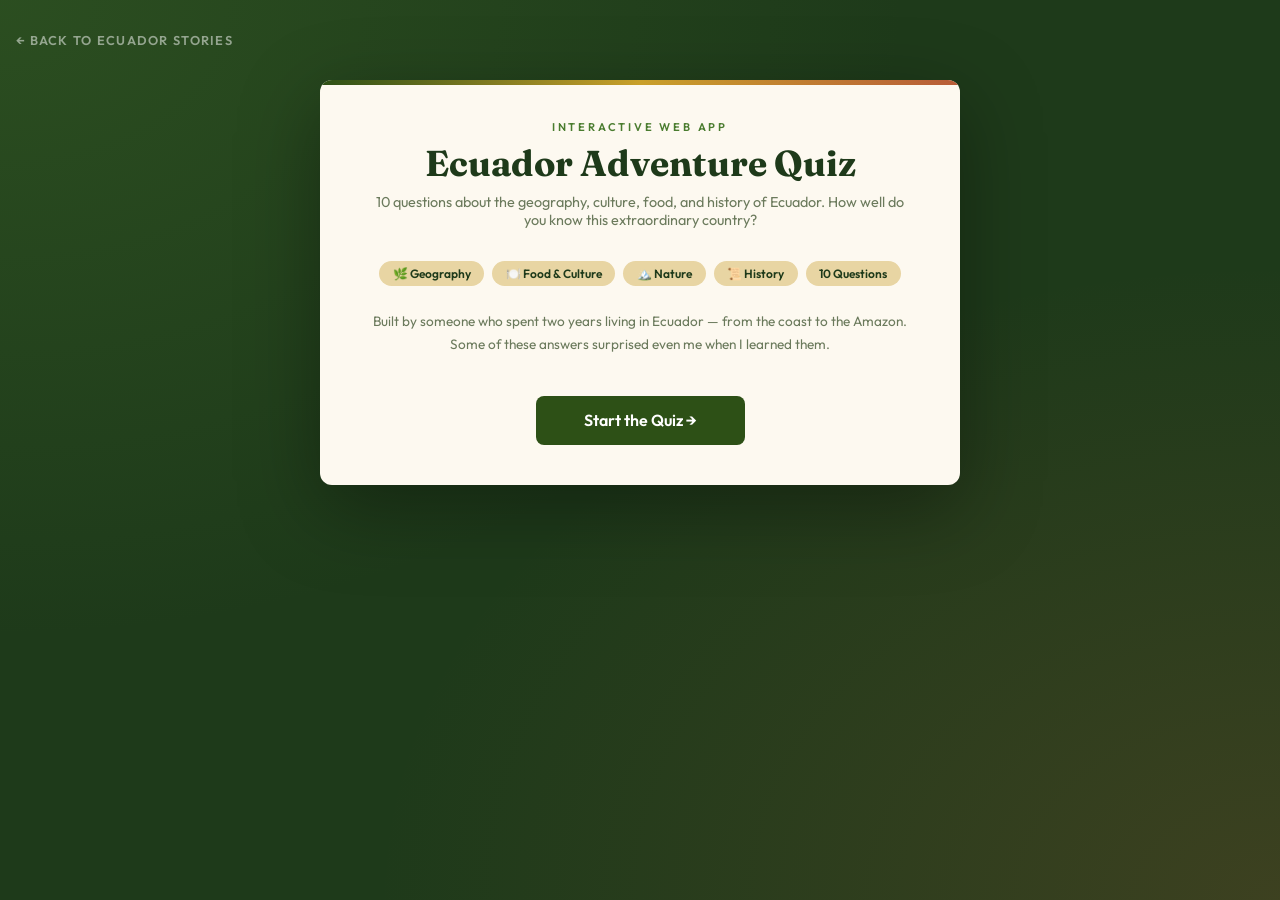
<file: webapp.html>
<!DOCTYPE html>
<html lang="en">
<head>
  <meta charset="UTF-8">
  <meta name="viewport" content="width=device-width, initial-scale=1.0">
  <title>Ecuador Adventure Quiz</title>
  <style>
    /* ── Web App Styles (all in one file per rubric) ── */
    @import url('https://fonts.googleapis.com/css2?family=Fraunces:ital,wght@0,300;0,700;1,300;1,700&family=Outfit:wght@300;400;600&display=swap');

    :root {
      --forest:      #1e3a1a;
      --forest-mid:  #2d5016;
      --green:       #4a7c2f;
      --gold:        #c9a02a;
      --terracotta:  #b85c38;
      --cream:       #fdf9f0;
      --sand:        #e8d5a3;
      --text:        #1e2a14;
      --muted:       #6b7a5c;
      --correct:     #2d7a3a;
      --wrong:       #a82828;
      --correct-bg:  #e8f5e9;
      --wrong-bg:    #fde8e8;
    }

    *, *::before, *::after { box-sizing: border-box; margin: 0; padding: 0; }

    body {
      font-family: 'Outfit', sans-serif;
      background: var(--forest);
      min-height: 100vh;
      display: flex;
      flex-direction: column;
      align-items: center;
      padding: 2rem 1rem 4rem;
      background-image:
        radial-gradient(ellipse at 0% 0%, rgba(74,124,47,0.3) 0%, transparent 50%),
        radial-gradient(ellipse at 100% 100%, rgba(184,92,56,0.2) 0%, transparent 50%);
    }

    /* ── Back link ── */
    .back-link {
      align-self: flex-start;
      color: rgba(255,255,255,0.5);
      font-size: 0.8rem;
      font-weight: 600;
      letter-spacing: 0.1em;
      text-transform: uppercase;
      text-decoration: none;
      margin-bottom: 2rem;
      display: flex;
      align-items: center;
      gap: 0.5rem;
      transition: color 0.2s;
    }
    .back-link:hover { color: rgba(255,255,255,0.85); }

    /* ── Card container ── */
    .quiz-card {
      background: var(--cream);
      border-radius: 12px;
      max-width: 640px;
      width: 100%;
      padding: 2.5rem 3rem;
      box-shadow: 0 24px 80px rgba(0,0,0,0.35);
      position: relative;
      overflow: hidden;
    }

    .quiz-card::before {
      content: '';
      position: absolute;
      top: 0; left: 0; right: 0;
      height: 5px;
      background: linear-gradient(90deg, var(--forest-mid), var(--gold), var(--terracotta));
    }

    /* ── Header ── */
    .quiz-header {
      text-align: center;
      margin-bottom: 2rem;
    }

    .quiz-eyebrow {
      font-size: 0.7rem;
      font-weight: 600;
      letter-spacing: 0.25em;
      text-transform: uppercase;
      color: var(--green);
      margin-bottom: 0.5rem;
    }

    .quiz-title {
      font-family: 'Fraunces', serif;
      font-size: 2.25rem;
      font-weight: 700;
      color: var(--forest);
      line-height: 1.2;
      margin-bottom: 0.5rem;
    }

    .quiz-subtitle {
      font-size: 0.9rem;
      color: var(--muted);
    }

    /* ── Progress ── */
    .progress-wrap {
      margin-bottom: 1.75rem;
    }

    .progress-header {
      display: flex;
      justify-content: space-between;
      font-size: 0.75rem;
      color: var(--muted);
      margin-bottom: 0.4rem;
      font-weight: 600;
    }

    .progress-bar-track {
      height: 5px;
      background: #ddd;
      border-radius: 99px;
      overflow: hidden;
    }

    .progress-bar-fill {
      height: 100%;
      background: linear-gradient(90deg, var(--forest-mid), var(--gold));
      border-radius: 99px;
      transition: width 0.4s ease;
    }

    /* ── Question ── */
    .question-text {
      font-family: 'Fraunces', serif;
      font-size: 1.3rem;
      font-weight: 700;
      color: var(--text);
      line-height: 1.45;
      margin-bottom: 1.5rem;
    }

    /* ── Options ── */
    .options-grid {
      display: grid;
      grid-template-columns: 1fr 1fr;
      gap: 0.75rem;
      margin-bottom: 1.75rem;
    }

    @media (max-width: 480px) {
      .options-grid { grid-template-columns: 1fr; }
      .quiz-card { padding: 2rem 1.5rem; }
      .quiz-title { font-size: 1.75rem; }
    }

    .option-btn {
      background: #fff;
      border: 2px solid #e0d9cc;
      border-radius: 8px;
      padding: 0.85rem 1rem;
      font-family: 'Outfit', sans-serif;
      font-size: 0.9rem;
      font-weight: 400;
      color: var(--text);
      cursor: pointer;
      text-align: left;
      transition: all 0.18s;
      line-height: 1.4;
    }

    .option-btn:hover:not(:disabled) {
      border-color: var(--forest-mid);
      background: #f5f2ec;
      transform: translateY(-1px);
    }

    .option-btn.correct {
      background: var(--correct-bg);
      border-color: var(--correct);
      color: var(--correct);
      font-weight: 600;
    }

    .option-btn.wrong {
      background: var(--wrong-bg);
      border-color: var(--wrong);
      color: var(--wrong);
    }

    .option-btn:disabled { cursor: default; }

    /* ── Feedback ── */
    .feedback-box {
      background: #f9f6ee;
      border-left: 4px solid var(--gold);
      border-radius: 0 6px 6px 0;
      padding: 0.85rem 1rem;
      font-size: 0.88rem;
      color: var(--text);
      line-height: 1.6;
      margin-bottom: 1.25rem;
      display: none;
    }

    .feedback-box.show { display: block; }

    /* ── Next button ── */
    .next-btn {
      display: none;
      width: 100%;
      background: var(--forest-mid);
      color: #fff;
      border: none;
      border-radius: 8px;
      padding: 0.85rem;
      font-family: 'Outfit', sans-serif;
      font-size: 0.9rem;
      font-weight: 600;
      letter-spacing: 0.05em;
      cursor: pointer;
      transition: background 0.2s;
    }

    .next-btn.show { display: block; }
    .next-btn:hover { background: var(--green); }

    /* ── Results screen ── */
    .results-screen { text-align: center; }

    .results-emoji {
      font-size: 4rem;
      margin-bottom: 1rem;
      display: block;
    }

    .results-score {
      font-family: 'Fraunces', serif;
      font-size: 4rem;
      font-weight: 700;
      color: var(--forest);
      line-height: 1;
      margin-bottom: 0.25rem;
    }

    .results-label {
      font-size: 0.8rem;
      font-weight: 600;
      letter-spacing: 0.15em;
      text-transform: uppercase;
      color: var(--muted);
      margin-bottom: 1rem;
    }

    .results-verdict {
      font-family: 'Fraunces', serif;
      font-size: 1.4rem;
      font-style: italic;
      color: var(--forest);
      margin-bottom: 0.75rem;
    }

    .results-note {
      font-size: 0.9rem;
      color: var(--muted);
      margin-bottom: 2rem;
      line-height: 1.6;
    }

    .restart-btn {
      background: var(--forest-mid);
      color: #fff;
      border: none;
      border-radius: 8px;
      padding: 0.85rem 2.5rem;
      font-family: 'Outfit', sans-serif;
      font-size: 0.9rem;
      font-weight: 600;
      cursor: pointer;
      transition: background 0.2s;
      margin-right: 0.5rem;
    }

    .restart-btn:hover { background: var(--green); }

    .home-btn {
      background: transparent;
      color: var(--forest-mid);
      border: 2px solid var(--forest-mid);
      border-radius: 8px;
      padding: 0.85rem 2.5rem;
      font-family: 'Outfit', sans-serif;
      font-size: 0.9rem;
      font-weight: 600;
      cursor: pointer;
      transition: all 0.2s;
      text-decoration: none;
      display: inline-block;
    }

    .home-btn:hover {
      background: var(--forest-mid);
      color: #fff;
    }

    /* ── Intro screen ── */
    .intro-screen { text-align: center; }

    .intro-badges {
      display: flex;
      gap: 0.5rem;
      justify-content: center;
      flex-wrap: wrap;
      margin: 1.5rem 0;
    }

    .badge-pill {
      background: var(--sand);
      color: var(--forest);
      font-size: 0.75rem;
      font-weight: 600;
      padding: 0.3rem 0.85rem;
      border-radius: 99px;
    }

    .start-btn {
      background: var(--forest-mid);
      color: #fff;
      border: none;
      border-radius: 8px;
      padding: 0.9rem 3rem;
      font-family: 'Outfit', sans-serif;
      font-size: 1rem;
      font-weight: 600;
      cursor: pointer;
      transition: background 0.2s;
      margin-top: 0.5rem;
    }

    .start-btn:hover { background: var(--green); }

    .score-tally {
      display: flex;
      justify-content: space-between;
      background: #f0ece0;
      border-radius: 8px;
      padding: 0.75rem 1.25rem;
      font-size: 0.82rem;
      color: var(--muted);
      font-weight: 600;
      margin-bottom: 1.5rem;
    }

    .score-tally .correct-count { color: var(--correct); }
    .score-tally .wrong-count { color: var(--wrong); }
  </style>
</head>
<body>

  <a href="ecuador.html" class="back-link">← Back to Ecuador Stories</a>

  <div class="quiz-card" id="quiz-app">
    <!-- JS renders all screens here -->
  </div>

  <script>
    // ════════════════════════════════════════
    //  ECUADOR ADVENTURE QUIZ
    //  Web app created with AI assistance
    // ════════════════════════════════════════

    const questions = [
      {
        q: "What does the name 'Ecuador' literally mean in Spanish?",
        options: ["Land of the Sun", "The Equator", "Land of Rivers", "South Country"],
        answer: 1,
        fact: "Ecuador sits directly on the equator (Ecuador = equator in Spanish), making it one of only a handful of countries named after a geographical feature."
      },
      {
        q: "Which iconic island chain belonging to Ecuador inspired Charles Darwin's theory of evolution?",
        options: ["The Falkland Islands", "Easter Island", "The Galápagos Islands", "The Canary Islands"],
        answer: 2,
        fact: "Darwin visited the Galápagos in 1835. The unique wildlife on each island — particularly the finches and tortoises — gave him key evidence for natural selection."
      },
      {
        q: "What is the currency of Ecuador?",
        options: ["The Sucre", "The Sol", "The Peso", "The U.S. Dollar"],
        answer: 3,
        fact: "Ecuador dollarized its economy in 2000 after a severe financial crisis wiped out the value of the Sucre. It's one of the few countries that uses the U.S. dollar without issuing its own currency."
      },
      {
        q: "Quito is one of the highest capital cities in the world. Approximately how high above sea level is it?",
        options: ["2,000 feet", "5,500 feet", "9,350 feet", "14,000 feet"],
        answer: 2,
        fact: "Quito sits at 9,350 feet (2,850 meters) above sea level in the Andes mountains. The altitude can cause altitude sickness in visitors — shortness of breath, headaches, and fatigue."
      },
      {
        q: "Which of these foods is a traditional Ecuadorian dish made from green plantains?",
        options: ["Ceviche", "Bolón de Verde", "Lomo Saltado", "Arepas"],
        answer: 1,
        fact: "Bolón de verde is a staple of coastal Ecuador — a ball of mashed green plantain stuffed with cheese or meat, typically eaten for breakfast. It's especially common in cities like Atacames and Guayaquil."
      },
      {
        q: "What is Ecuador's most famous active volcano — one of the highest in the world?",
        options: ["Chimborazo", "Cotopaxi", "Pichincha", "Tungurahua"],
        answer: 1,
        fact: "Cotopaxi is one of the world's highest active volcanoes at 19,347 feet. It last erupted significantly in 2015. Chimborazo, while taller, is inactive and actually the farthest point from Earth's center due to the equatorial bulge."
      },
      {
        q: "Ecuador is one of the world's top exporters of which flower?",
        options: ["Tulips", "Orchids", "Roses", "Sunflowers"],
        answer: 2,
        fact: "Ecuador is the #1 or #2 exporter of roses in the world (competing with Colombia). The altitude, proximity to the equator, and climate in the Andes create ideal growing conditions for extraordinarily large, long-stemmed roses."
      },
      {
        q: "Which country borders Ecuador to the north?",
        options: ["Peru", "Brazil", "Colombia", "Venezuela"],
        answer: 2,
        fact: "Ecuador is bordered by Colombia to the north and Peru to the south and east, with the Pacific Ocean to the west. Despite its small size, it has remarkable geographic diversity — coast, Andes, Amazon, and Galápagos."
      },
      {
        q: "What unique feature does Ecuador's Yasuní National Park hold?",
        options: [
          "The world's largest salt flat",
          "One of the most biodiverse places on Earth",
          "The world's tallest waterfall",
          "The deepest lake in South America"
        ],
        answer: 1,
        fact: "Yasuní National Park in the Amazon basin is considered one of the most biodiverse places on the planet — with more tree species per hectare than all of North America combined. It also sits above significant oil reserves, creating ongoing conservation debates."
      },
      {
        q: "The 'Swing at the End of the World' is a famous tourist attraction located near which Ecuadorian city?",
        options: ["Quito", "Guayaquil", "Baños", "Cuenca"],
        answer: 2,
        fact: "Casa del Árbol near Baños has a treehouse and a swing that extends over a cliff with sweeping views of the Tungurahua volcano. It's one of Ecuador's most photographed spots — despite (or because of) the terrifying drop below."
      }
    ];

    // ── State ──
    let state = {
      screen: 'intro',  // 'intro' | 'quiz' | 'results'
      current: 0,
      score: 0,
      answered: false,
      selected: null,
      wrong: 0
    };

    // ── Render ──
    function render() {
      const app = document.getElementById('quiz-app');
      if (state.screen === 'intro') {
        app.innerHTML = renderIntro();
      } else if (state.screen === 'quiz') {
        app.innerHTML = renderQuiz();
      } else {
        app.innerHTML = renderResults();
      }
      attachHandlers();
    }

    function renderIntro() {
      return `
        <div class="intro-screen">
          <div class="quiz-header">
            <p class="quiz-eyebrow">Interactive Web App</p>
            <h1 class="quiz-title">Ecuador Adventure Quiz</h1>
            <p class="quiz-subtitle">
              10 questions about the geography, culture, food, and history of Ecuador.
              How well do you know this extraordinary country?
            </p>
          </div>
          <div class="intro-badges">
            <span class="badge-pill">🌿 Geography</span>
            <span class="badge-pill">🍽️ Food & Culture</span>
            <span class="badge-pill">🏔️ Nature</span>
            <span class="badge-pill">📜 History</span>
            <span class="badge-pill">10 Questions</span>
          </div>
          <p style="font-size:0.85rem; color:var(--muted); margin-bottom:2rem; line-height:1.7;">
            Built by someone who spent two years living in Ecuador — from the coast to the Amazon.
            Some of these answers surprised even me when I learned them.
          </p>
          <button class="start-btn" id="start-btn">Start the Quiz →</button>
        </div>
      `;
    }

    function renderQuiz() {
      const q = questions[state.current];
      const progress = ((state.current) / questions.length) * 100;

      let optionsHTML = q.options.map((opt, i) => {
        let cls = 'option-btn';
        let disabled = '';
        if (state.answered) {
          disabled = 'disabled';
          if (i === q.answer) cls += ' correct';
          else if (i === state.selected) cls += ' wrong';
        }
        return `<button class="${cls}" data-idx="${i}" ${disabled}>${opt}</button>`;
      }).join('');

      return `
        <div class="progress-wrap">
          <div class="progress-header">
            <span>Question ${state.current + 1} of ${questions.length}</span>
            <span class="correct-count">✓ ${state.score}</span>
          </div>
          <div class="progress-bar-track">
            <div class="progress-bar-fill" style="width:${progress}%"></div>
          </div>
        </div>

        <div class="score-tally">
          <span>🗺️ Ecuador Quiz</span>
          <span>
            <span class="correct-count">${state.score} correct</span>
            &nbsp;·&nbsp;
            <span class="wrong-count">${state.wrong} wrong</span>
          </span>
        </div>

        <p class="question-text">${q.q}</p>

        <div class="options-grid" id="options-grid">
          ${optionsHTML}
        </div>

        <div class="feedback-box ${state.answered ? 'show' : ''}" id="feedback-box">
          📖 <strong>Did you know?</strong> ${q.fact}
        </div>

        <button class="next-btn ${state.answered ? 'show' : ''}" id="next-btn">
          ${state.current + 1 < questions.length ? 'Next Question →' : 'See My Results →'}
        </button>
      `;
    }

    function renderResults() {
      const pct = Math.round((state.score / questions.length) * 100);

      let emoji, verdict, note;
      if (state.score === 10) {
        emoji = '🏆'; verdict = 'You\'ve been to Ecuador'; note = 'A perfect score. You either lived there, or you\'re incredibly well-read. Either way — impressive.';
      } else if (state.score >= 8) {
        emoji = '🌿'; verdict = 'Ecuador Expert'; note = 'You know this country well. A few more questions and you\'d be giving tours.';
      } else if (state.score >= 6) {
        emoji = '🗺️'; verdict = 'Well-Traveled Thinker'; note = 'Solid knowledge. You\'ve clearly paid attention to the world beyond your own backyard.';
      } else if (state.score >= 4) {
        emoji = '🌎'; verdict = 'Getting There'; note = 'Not bad for a first attempt. Ecuador has a lot more to teach you — starting with a visit.';
      } else {
        emoji = '✈️'; verdict = 'Time to Book a Flight'; note = 'Ecuador is calling. The good news: two years there teaches you everything you missed here.';
      }

      return `
        <div class="results-screen">
          <span class="results-emoji">${emoji}</span>
          <div class="results-score">${state.score}<span style="font-size:2rem; color:var(--muted);">/${questions.length}</span></div>
          <div class="results-label">${pct}% correct</div>
          <div class="results-verdict">${verdict}</div>
          <p class="results-note">${note}</p>
          <div>
            <button class="restart-btn" id="restart-btn">Try Again</button>
            <a href="ecuador.html" class="home-btn">Read My Stories</a>
          </div>
        </div>
      `;
    }

    // ── Event Handlers ──
    function attachHandlers() {
      const startBtn = document.getElementById('start-btn');
      if (startBtn) {
        startBtn.addEventListener('click', () => {
          state.screen = 'quiz';
          render();
        });
      }

      const optionBtns = document.querySelectorAll('.option-btn');
      optionBtns.forEach(btn => {
        btn.addEventListener('click', () => {
          if (state.answered) return;
          const idx = parseInt(btn.dataset.idx);
          state.selected = idx;
          state.answered = true;
          if (idx === questions[state.current].answer) {
            state.score++;
          } else {
            state.wrong++;
          }
          render();
          // Smooth scroll to feedback on mobile
          setTimeout(() => {
            const fb = document.getElementById('feedback-box');
            if (fb) fb.scrollIntoView({ behavior: 'smooth', block: 'nearest' });
          }, 100);
        });
      });

      const nextBtn = document.getElementById('next-btn');
      if (nextBtn) {
        nextBtn.addEventListener('click', () => {
          state.current++;
          state.answered = false;
          state.selected = null;
          if (state.current >= questions.length) {
            state.screen = 'results';
          }
          render();
          // Scroll to top of card
          document.querySelector('.quiz-card').scrollIntoView({ behavior: 'smooth', block: 'start' });
        });
      }

      const restartBtn = document.getElementById('restart-btn');
      if (restartBtn) {
        restartBtn.addEventListener('click', () => {
          state = { screen: 'quiz', current: 0, score: 0, answered: false, selected: null, wrong: 0 };
          render();
        });
      }
    }

    // ── Init ──
    render();
  </script>

</body>
</html>
</file>
